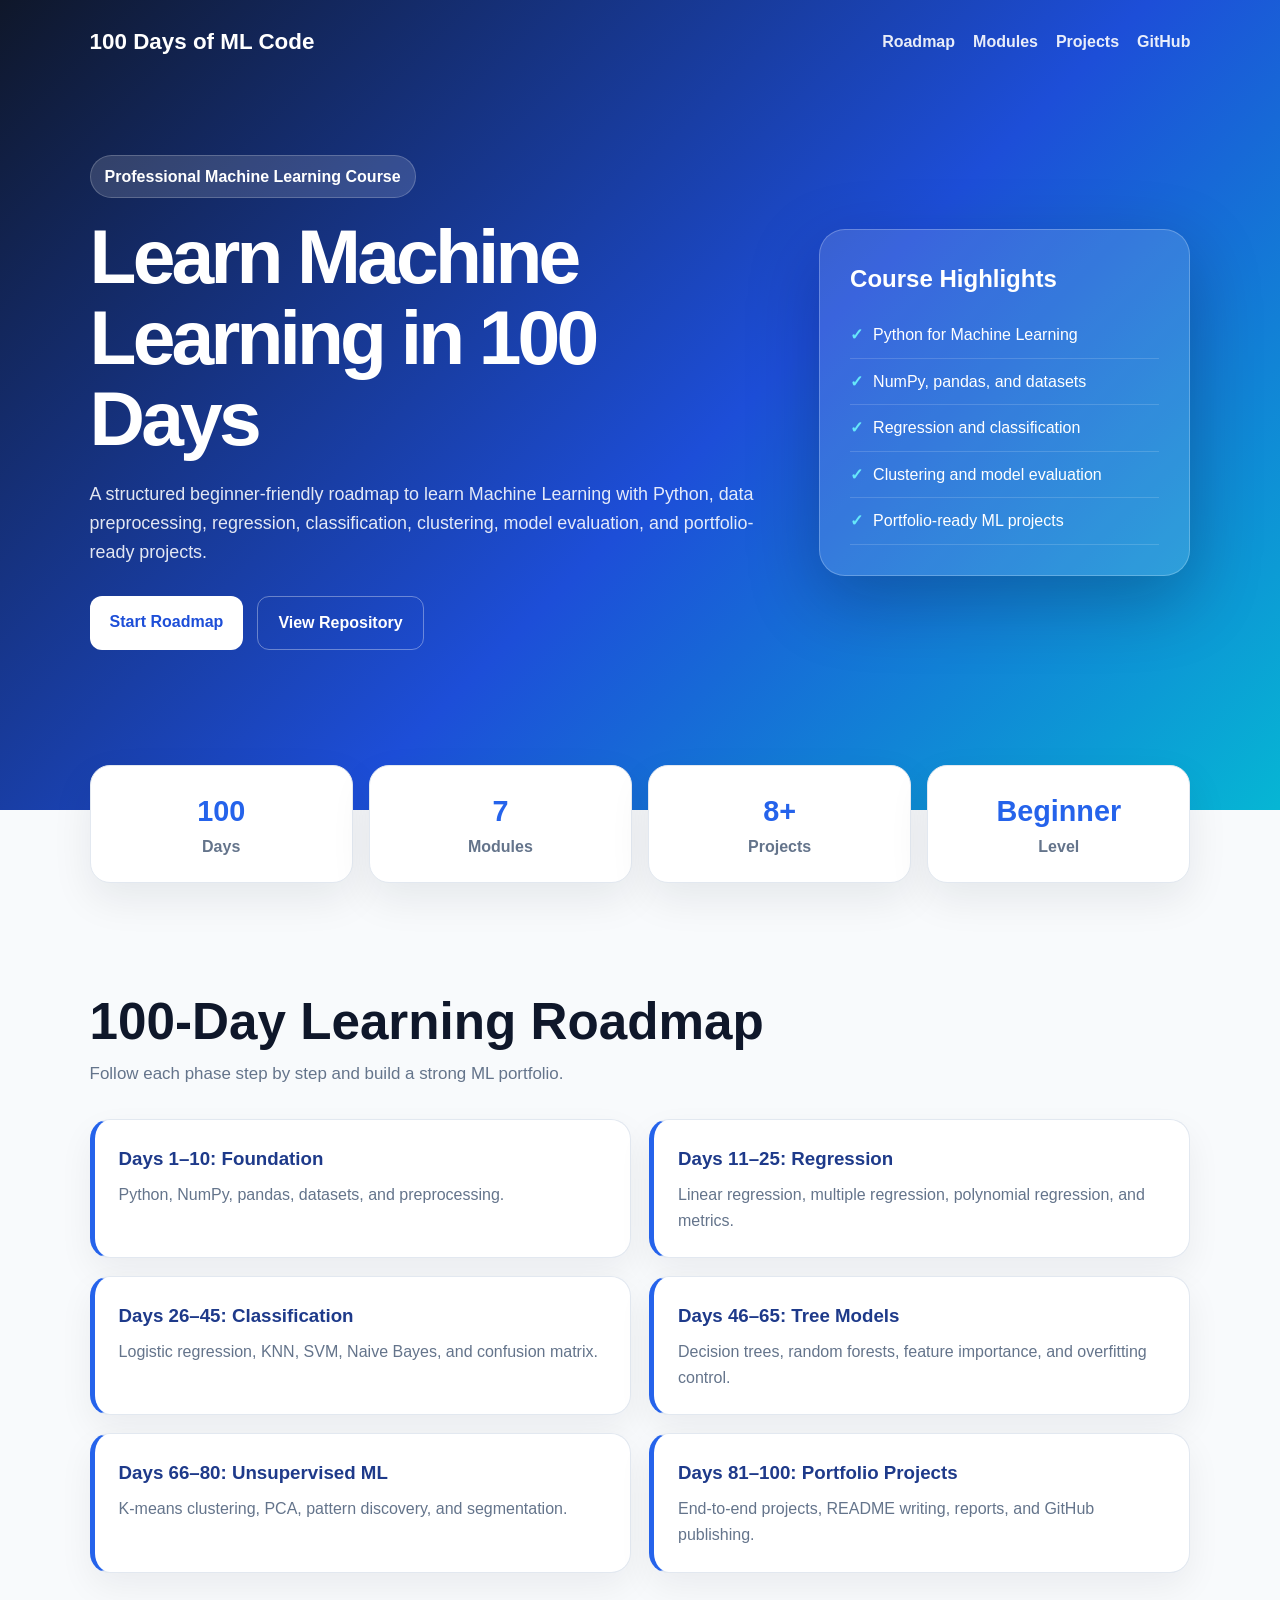
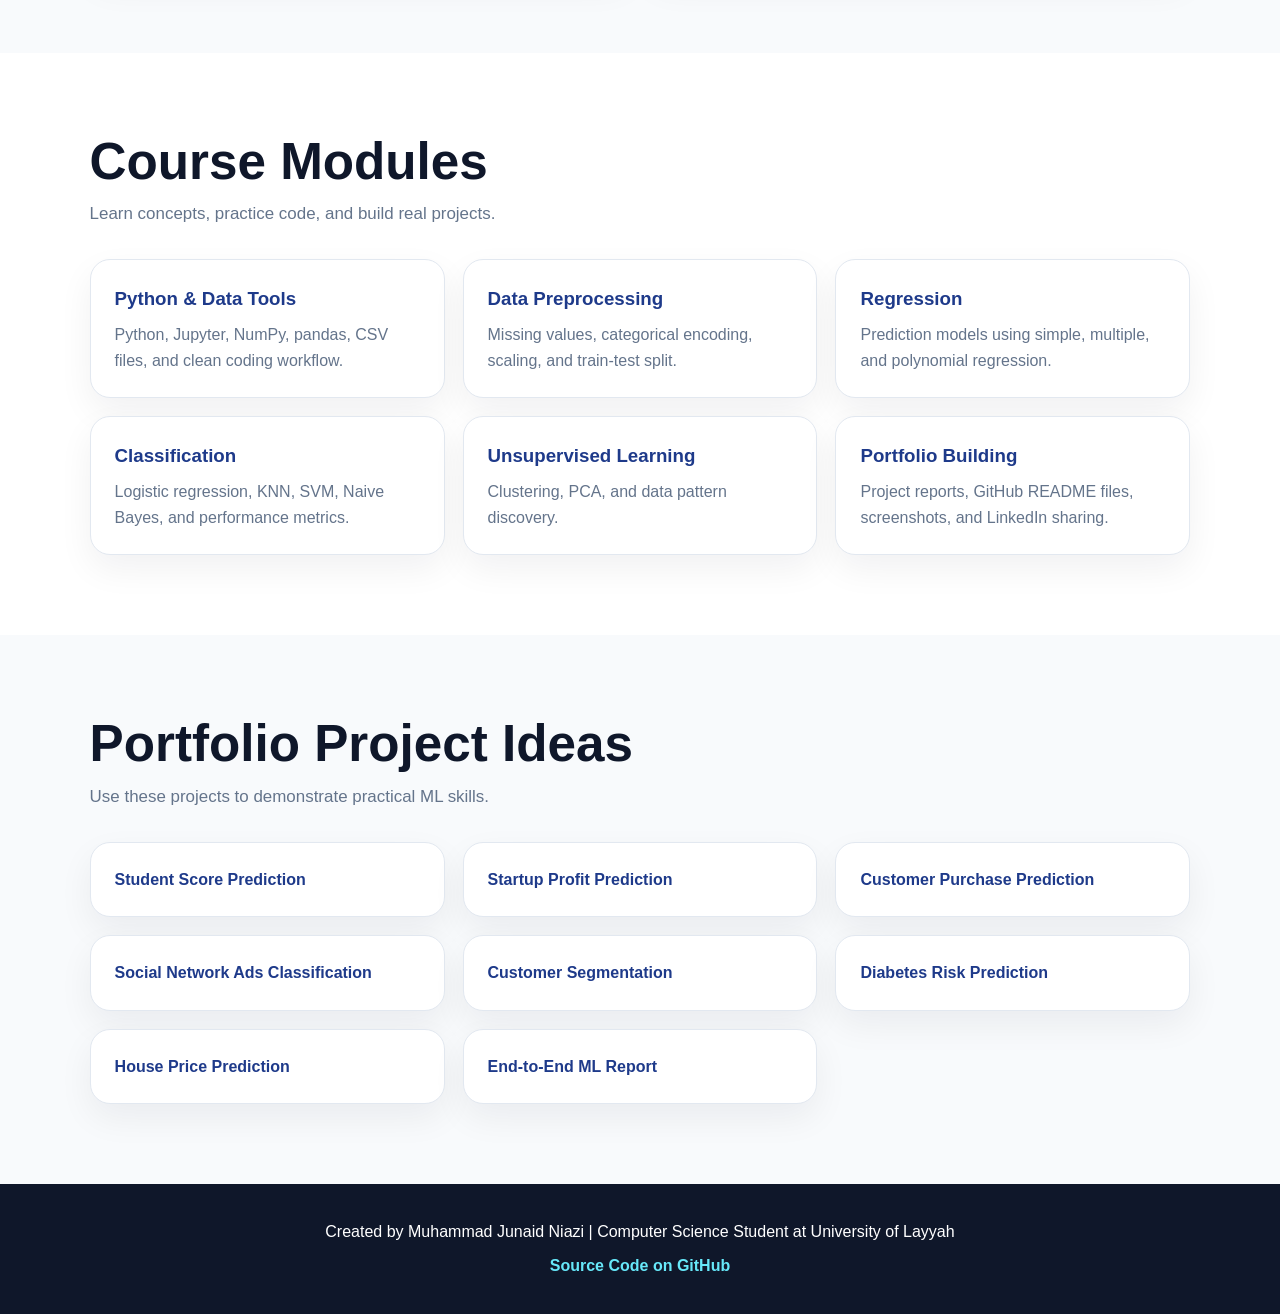
<file: index.html>
<!DOCTYPE html>
<html lang="en">
<head>
  <meta charset="UTF-8" />
  <meta name="viewport" content="width=device-width, initial-scale=1.0" />
  <title>100 Days of Machine Learning Code | Muhammad Junaid Niazi</title>
  <meta name="description" content="A professional 100-day Machine Learning course roadmap with Python, NumPy, pandas, regression, classification, clustering, and portfolio projects." />
  <link rel="stylesheet" href="style.css" />
</head>
<body>
  <header class="hero">
    <nav>
      <h2>100 Days of ML Code</h2>
      <div>
        <a href="#roadmap">Roadmap</a>
        <a href="#modules">Modules</a>
        <a href="#projects">Projects</a>
        <a href="https://github.com/muhammadjunaidniazi/awesome" target="_blank" rel="noopener">GitHub</a>
      </div>
    </nav>

    <section class="hero-content">
      <div>
        <span class="tag">Professional Machine Learning Course</span>
        <h1>Learn Machine Learning in 100 Days</h1>
        <p>
          A structured beginner-friendly roadmap to learn Machine Learning with Python,
          data preprocessing, regression, classification, clustering, model evaluation,
          and portfolio-ready projects.
        </p>
        <div class="buttons">
          <a class="primary" href="#roadmap">Start Roadmap</a>
          <a class="secondary" href="https://github.com/muhammadjunaidniazi/awesome" target="_blank" rel="noopener">View Repository</a>
        </div>
      </div>

      <div class="course-card">
        <h3>Course Highlights</h3>
        <ul>
          <li>Python for Machine Learning</li>
          <li>NumPy, pandas, and datasets</li>
          <li>Regression and classification</li>
          <li>Clustering and model evaluation</li>
          <li>Portfolio-ready ML projects</li>
        </ul>
      </div>
    </section>
  </header>

  <main>
    <section class="stats">
      <div><strong>100</strong><span>Days</span></div>
      <div><strong>7</strong><span>Modules</span></div>
      <div><strong>8+</strong><span>Projects</span></div>
      <div><strong>Beginner</strong><span>Level</span></div>
    </section>

    <section id="roadmap" class="section">
      <h2>100-Day Learning Roadmap</h2>
      <p class="lead">Follow each phase step by step and build a strong ML portfolio.</p>
      <div class="timeline">
        <div><h3>Days 1–10: Foundation</h3><p>Python, NumPy, pandas, datasets, and preprocessing.</p></div>
        <div><h3>Days 11–25: Regression</h3><p>Linear regression, multiple regression, polynomial regression, and metrics.</p></div>
        <div><h3>Days 26–45: Classification</h3><p>Logistic regression, KNN, SVM, Naive Bayes, and confusion matrix.</p></div>
        <div><h3>Days 46–65: Tree Models</h3><p>Decision trees, random forests, feature importance, and overfitting control.</p></div>
        <div><h3>Days 66–80: Unsupervised ML</h3><p>K-means clustering, PCA, pattern discovery, and segmentation.</p></div>
        <div><h3>Days 81–100: Portfolio Projects</h3><p>End-to-end projects, README writing, reports, and GitHub publishing.</p></div>
      </div>
    </section>

    <section id="modules" class="section alt">
      <h2>Course Modules</h2>
      <p class="lead">Learn concepts, practice code, and build real projects.</p>
      <div class="grid">
        <article><h3>Python & Data Tools</h3><p>Python, Jupyter, NumPy, pandas, CSV files, and clean coding workflow.</p></article>
        <article><h3>Data Preprocessing</h3><p>Missing values, categorical encoding, scaling, and train-test split.</p></article>
        <article><h3>Regression</h3><p>Prediction models using simple, multiple, and polynomial regression.</p></article>
        <article><h3>Classification</h3><p>Logistic regression, KNN, SVM, Naive Bayes, and performance metrics.</p></article>
        <article><h3>Unsupervised Learning</h3><p>Clustering, PCA, and data pattern discovery.</p></article>
        <article><h3>Portfolio Building</h3><p>Project reports, GitHub README files, screenshots, and LinkedIn sharing.</p></article>
      </div>
    </section>

    <section id="projects" class="section">
      <h2>Portfolio Project Ideas</h2>
      <p class="lead">Use these projects to demonstrate practical ML skills.</p>
      <div class="grid projects">
        <article>Student Score Prediction</article>
        <article>Startup Profit Prediction</article>
        <article>Customer Purchase Prediction</article>
        <article>Social Network Ads Classification</article>
        <article>Customer Segmentation</article>
        <article>Diabetes Risk Prediction</article>
        <article>House Price Prediction</article>
        <article>End-to-End ML Report</article>
      </div>
    </section>
  </main>

  <footer>
    <p>Created by Muhammad Junaid Niazi | Computer Science Student at University of Layyah</p>
    <a href="https://github.com/muhammadjunaidniazi/awesome" target="_blank" rel="noopener">Source Code on GitHub</a>
  </footer>
</body>
</html>
</file>
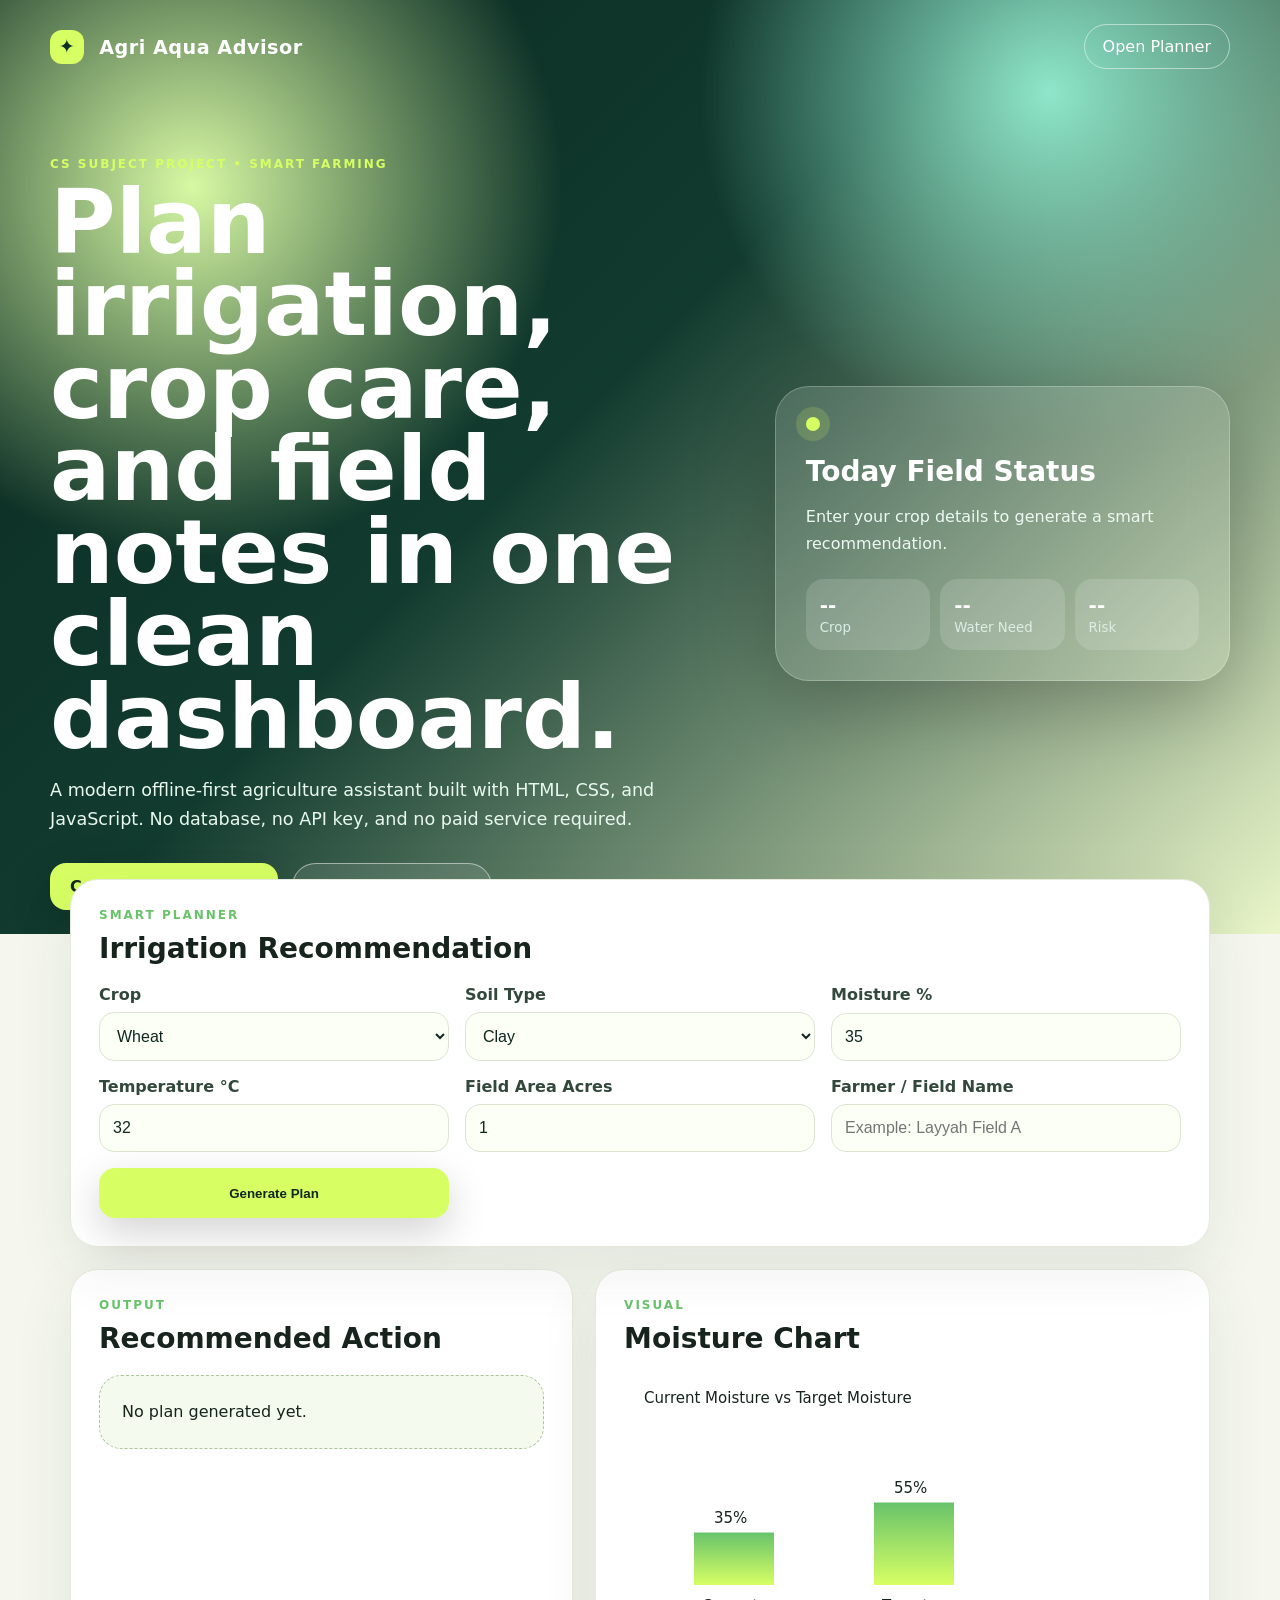
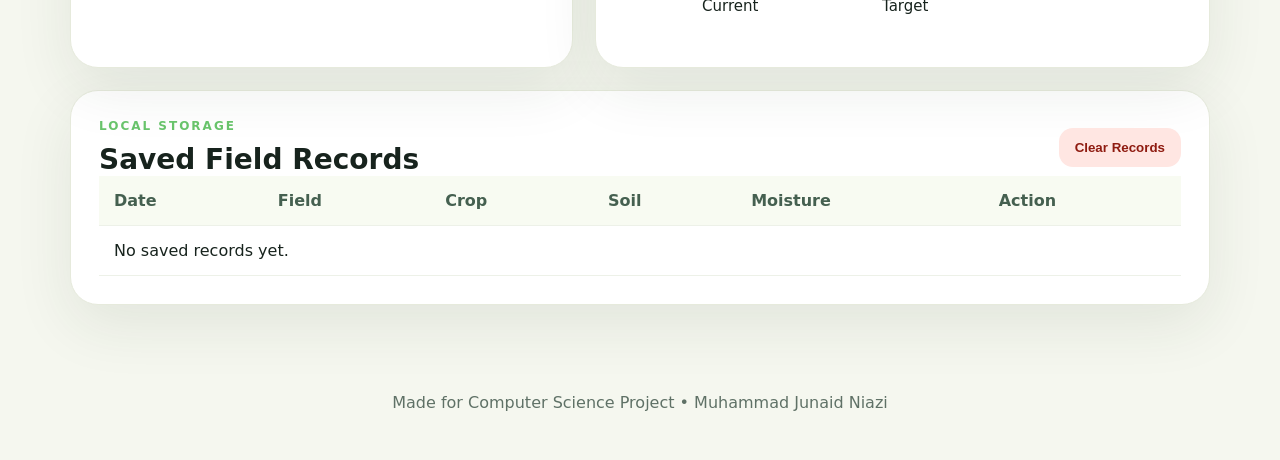
<file: agri-aqua-advisor/index.html>
<!DOCTYPE html>
<html lang="en">
<head>
  <meta charset="UTF-8" />
  <meta name="viewport" content="width=device-width, initial-scale=1.0" />
  <title>Agri Aqua Advisor</title>
  <link rel="stylesheet" href="style.css" />
</head>
<body>
  <header class="hero">
    <nav class="nav">
      <div class="brand"><span class="leaf">✦</span> Agri Aqua Advisor</div>
      <a href="#planner" class="nav-btn">Open Planner</a>
    </nav>
    <section class="hero-grid">
      <div>
        <p class="eyebrow">CS Subject Project • Smart Farming</p>
        <h1>Plan irrigation, crop care, and field notes in one clean dashboard.</h1>
        <p class="hero-text">A modern offline-first agriculture assistant built with HTML, CSS, and JavaScript. No database, no API key, and no paid service required.</p>
        <div class="hero-actions">
          <a class="primary" href="#planner">Calculate Water Plan</a>
          <a class="secondary" href="#records">View Saved Records</a>
        </div>
      </div>
      <div class="glass-card status-card">
        <span class="status-dot"></span>
        <h2 id="todayTitle">Today Field Status</h2>
        <p id="todaySummary">Enter your crop details to generate a smart recommendation.</p>
        <div class="mini-stats">
          <div><strong id="statCrop">--</strong><small>Crop</small></div>
          <div><strong id="statWater">--</strong><small>Water Need</small></div>
          <div><strong id="statRisk">--</strong><small>Risk</small></div>
        </div>
      </div>
    </section>
  </header>

  <main>
    <section id="planner" class="panel planner">
      <div class="section-head">
        <p class="eyebrow">Smart Planner</p>
        <h2>Irrigation Recommendation</h2>
      </div>
      <form id="advisorForm" class="form-grid">
        <label>Crop
          <select id="crop" required>
            <option value="Wheat">Wheat</option>
            <option value="Cotton">Cotton</option>
            <option value="Rice">Rice</option>
            <option value="Sugarcane">Sugarcane</option>
            <option value="Maize">Maize</option>
            <option value="Gram">Gram</option>
          </select>
        </label>
        <label>Soil Type
          <select id="soil" required>
            <option value="Clay">Clay</option>
            <option value="Loam">Loam</option>
            <option value="Silt">Silt</option>
            <option value="Sand">Sand</option>
          </select>
        </label>
        <label>Moisture %
          <input id="moisture" type="number" min="1" max="100" value="35" required />
        </label>
        <label>Temperature °C
          <input id="temp" type="number" min="0" max="60" value="32" required />
        </label>
        <label>Field Area Acres
          <input id="area" type="number" min="0.1" step="0.1" value="1" required />
        </label>
        <label>Farmer / Field Name
          <input id="field" type="text" placeholder="Example: Layyah Field A" required />
        </label>
        <button type="submit" class="primary form-btn">Generate Plan</button>
      </form>
    </section>

    <section class="result-grid">
      <article class="panel recommendation">
        <div class="section-head">
          <p class="eyebrow">Output</p>
          <h2>Recommended Action</h2>
        </div>
        <div id="recommendationBox" class="empty-box">No plan generated yet.</div>
      </article>
      <article class="panel chart-panel">
        <div class="section-head">
          <p class="eyebrow">Visual</p>
          <h2>Moisture Chart</h2>
        </div>
        <canvas id="moistureChart" width="500" height="260"></canvas>
      </article>
    </section>

    <section id="records" class="panel records">
      <div class="records-top">
        <div>
          <p class="eyebrow">Local Storage</p>
          <h2>Saved Field Records</h2>
        </div>
        <button id="clearBtn" class="danger">Clear Records</button>
      </div>
      <div class="table-wrap">
        <table>
          <thead><tr><th>Date</th><th>Field</th><th>Crop</th><th>Soil</th><th>Moisture</th><th>Action</th></tr></thead>
          <tbody id="recordTable"></tbody>
        </table>
      </div>
    </section>
  </main>

  <footer>
    <p>Made for Computer Science Project • Muhammad Junaid Niazi</p>
  </footer>

  <script src="script.js"></script>
</body>
</html>
</file>
<file: style.css>
* {
  margin: 0;
  padding: 0;
  box-sizing: border-box;
}

:root {
  --primary: #2563eb;
  --secondary: #06b6d4;
  --dark: #0f172a;
  --muted: #64748b;
  --light: #f8fafc;
  --white: #ffffff;
  --border: #e2e8f0;
}

body {
  font-family: Arial, Helvetica, sans-serif;
  color: var(--dark);
  background: var(--light);
  line-height: 1.6;
}

a {
  text-decoration: none;
  color: inherit;
}

.hero {
  min-height: 90vh;
  padding: 24px 7%;
  color: white;
  background: linear-gradient(135deg, #0f172a, #1d4ed8 55%, #06b6d4);
}

nav {
  display: flex;
  justify-content: space-between;
  align-items: center;
  gap: 24px;
  flex-wrap: wrap;
}

nav h2 {
  font-size: 1.4rem;
}

nav div {
  display: flex;
  gap: 18px;
  flex-wrap: wrap;
}

nav a {
  font-weight: 700;
  opacity: 0.9;
}

nav a:hover {
  opacity: 1;
}

.hero-content {
  display: grid;
  grid-template-columns: 1.3fr 0.7fr;
  gap: 40px;
  align-items: center;
  padding: 95px 0 70px;
}

.tag {
  display: inline-block;
  padding: 8px 14px;
  border-radius: 999px;
  background: rgba(255,255,255,0.14);
  border: 1px solid rgba(255,255,255,0.2);
  margin-bottom: 18px;
  font-weight: 700;
}

h1 {
  font-size: clamp(2.4rem, 6vw, 5rem);
  line-height: 1.05;
  letter-spacing: -0.05em;
  max-width: 860px;
}

.hero p {
  max-width: 760px;
  margin-top: 22px;
  color: rgba(255,255,255,0.88);
  font-size: 1.12rem;
}

.buttons {
  display: flex;
  gap: 14px;
  flex-wrap: wrap;
  margin-top: 30px;
}

.buttons a {
  padding: 13px 20px;
  border-radius: 12px;
  font-weight: 800;
}

.primary {
  background: white;
  color: #1d4ed8;
}

.secondary {
  border: 1px solid rgba(255,255,255,0.35);
}

.course-card {
  padding: 30px;
  border-radius: 26px;
  background: rgba(255,255,255,0.13);
  border: 1px solid rgba(255,255,255,0.24);
  box-shadow: 0 24px 70px rgba(2,6,23,0.25);
}

.course-card h3 {
  margin-bottom: 14px;
  font-size: 1.5rem;
}

.course-card ul {
  list-style: none;
}

.course-card li {
  padding: 10px 0;
  border-bottom: 1px solid rgba(255,255,255,0.15);
}

.course-card li::before {
  content: "✓";
  margin-right: 10px;
  color: #67e8f9;
  font-weight: 900;
}

.stats {
  width: 86%;
  margin: -45px auto 30px;
  display: grid;
  grid-template-columns: repeat(4, 1fr);
  gap: 16px;
}

.stats div {
  background: var(--white);
  border: 1px solid var(--border);
  border-radius: 20px;
  padding: 22px;
  text-align: center;
  box-shadow: 0 16px 40px rgba(15,23,42,0.08);
}

.stats strong {
  display: block;
  color: var(--primary);
  font-size: 1.8rem;
}

.stats span {
  color: var(--muted);
  font-weight: 700;
}

.section {
  padding: 80px 7%;
}

.section.alt {
  background: white;
}

.section h2 {
  font-size: clamp(2rem, 4vw, 3.2rem);
  line-height: 1.12;
  margin-bottom: 10px;
}

.lead {
  color: var(--muted);
  max-width: 780px;
  margin-bottom: 32px;
  font-size: 1.06rem;
}

.timeline,
.grid {
  display: grid;
  grid-template-columns: repeat(2, 1fr);
  gap: 18px;
}

.grid {
  grid-template-columns: repeat(3, 1fr);
}

.timeline div,
.grid article {
  background: white;
  border: 1px solid var(--border);
  border-radius: 20px;
  padding: 24px;
  box-shadow: 0 14px 35px rgba(15,23,42,0.06);
}

.timeline div {
  border-left: 5px solid var(--primary);
}

.timeline h3,
.grid h3 {
  color: #1e3a8a;
  margin-bottom: 8px;
}

.timeline p,
.grid p {
  color: var(--muted);
}

.projects article {
  font-weight: 800;
  color: #1e3a8a;
}

footer {
  padding: 35px 7%;
  text-align: center;
  background: var(--dark);
  color: white;
}

footer a {
  display: inline-block;
  margin-top: 8px;
  color: #67e8f9;
  font-weight: 800;
}

@media (max-width: 900px) {
  .hero-content,
  .stats,
  .timeline,
  .grid {
    grid-template-columns: 1fr;
  }

  .hero-content {
    padding-top: 55px;
  }
}
</file>
<file: agri-aqua-advisor/style.css>
*{box-sizing:border-box}html{scroll-behavior:smooth}body{margin:0;font-family:Inter,system-ui,-apple-system,Segoe UI,sans-serif;background:#f5f7ef;color:#17231d}.hero{min-height:92vh;padding:24px;background:radial-gradient(circle at 15% 20%,#d7f9a4,transparent 28%),radial-gradient(circle at 82% 10%,#8ee6c9,transparent 26%),linear-gradient(135deg,#09281f 0%,#123b2f 45%,#eaf6c9 100%);color:#fff;overflow:hidden}.nav{max-width:1180px;margin:auto;display:flex;align-items:center;justify-content:space-between}.brand{font-weight:900;letter-spacing:.5px;font-size:1.2rem}.leaf{display:inline-grid;place-items:center;width:34px;height:34px;border-radius:12px;background:#d7ff64;color:#0c3026;margin-right:8px}.nav-btn,.secondary{border:1px solid rgba(255,255,255,.5);color:#fff;text-decoration:none;border-radius:999px;padding:12px 18px}.hero-grid{max-width:1180px;margin:88px auto 0;display:grid;grid-template-columns:1.2fr .8fr;gap:42px;align-items:center}.eyebrow{text-transform:uppercase;letter-spacing:2px;font-weight:800;font-size:.75rem;color:#68c36b;margin:0 0 10px}.hero .eyebrow{color:#d7ff64}h1{font-size:clamp(2.5rem,7vw,5.8rem);line-height:.92;margin:0;max-width:860px}h2{margin:0;font-size:1.75rem}.hero-text{font-size:1.1rem;line-height:1.7;max-width:650px;color:#e8f8ef}.hero-actions{display:flex;gap:14px;flex-wrap:wrap;margin-top:28px}.primary{border:0;background:#d7ff64;color:#10261f;text-decoration:none;border-radius:16px;padding:14px 20px;font-weight:900;box-shadow:0 14px 40px rgba(0,0,0,.18);cursor:pointer}.secondary{background:rgba(255,255,255,.1)}.glass-card{background:rgba(255,255,255,.13);backdrop-filter:blur(18px);border:1px solid rgba(255,255,255,.24);border-radius:34px;padding:30px;box-shadow:0 25px 80px rgba(0,0,0,.25)}.status-dot{display:block;width:14px;height:14px;border-radius:50%;background:#d7ff64;box-shadow:0 0 0 10px rgba(215,255,100,.16);margin-bottom:24px}.status-card p{color:#edf9f2;line-height:1.65}.mini-stats{display:grid;grid-template-columns:repeat(3,1fr);gap:10px;margin-top:22px}.mini-stats div{background:rgba(255,255,255,.14);border-radius:18px;padding:14px}.mini-stats strong{display:block;font-size:1.25rem}.mini-stats small{color:#dceee5}main{max-width:1180px;margin:-55px auto 0;padding:0 20px 40px}.panel{background:#fff;border-radius:28px;padding:28px;box-shadow:0 20px 60px rgba(30,54,35,.09);border:1px solid #e6eadc}.planner{position:relative}.section-head{margin-bottom:20px}.form-grid{display:grid;grid-template-columns:repeat(3,1fr);gap:16px}label{display:grid;gap:8px;font-weight:800;color:#33483c}input,select{width:100%;border:1px solid #dce4d4;border-radius:15px;padding:14px 13px;font-size:1rem;background:#fbfff5;color:#10261f;outline:none}input:focus,select:focus{border-color:#68c36b;box-shadow:0 0 0 4px rgba(104,195,107,.14)}.form-btn{align-self:end;height:50px}.result-grid{display:grid;grid-template-columns:.9fr 1.1fr;gap:22px;margin-top:22px}.empty-box,.tip-card{background:#f5faee;border:1px dashed #a9c59b;border-radius:22px;padding:22px;line-height:1.75}.tip-card h3{margin:0 0 8px}.badge{display:inline-block;padding:8px 12px;border-radius:999px;background:#e6ffd0;color:#245729;font-weight:900;margin:4px 6px 12px 0}.warning{background:#fff5d9;color:#714a00}.danger-text{background:#ffe6e2;color:#8f1b10}.records{margin-top:22px}.records-top{display:flex;justify-content:space-between;gap:20px;align-items:center}.danger{border:0;border-radius:14px;background:#ffe6e2;color:#8f1b10;padding:12px 16px;font-weight:900;cursor:pointer}.table-wrap{overflow:auto}table{width:100%;border-collapse:collapse;min-width:720px}th,td{text-align:left;padding:15px;border-bottom:1px solid #edf1e8}th{color:#456050;background:#f8fbf2}footer{text-align:center;padding:32px;color:#5f7166}@media(max-width:850px){.hero-grid,.result-grid,.form-grid{grid-template-columns:1fr}.hero{min-height:auto}.hero-grid{margin-top:48px}.records-top{align-items:flex-start;flex-direction:column}main{margin-top:-20px}h1{font-size:2.65rem}.nav{gap:12px}.nav-btn{display:none}}
</file>
